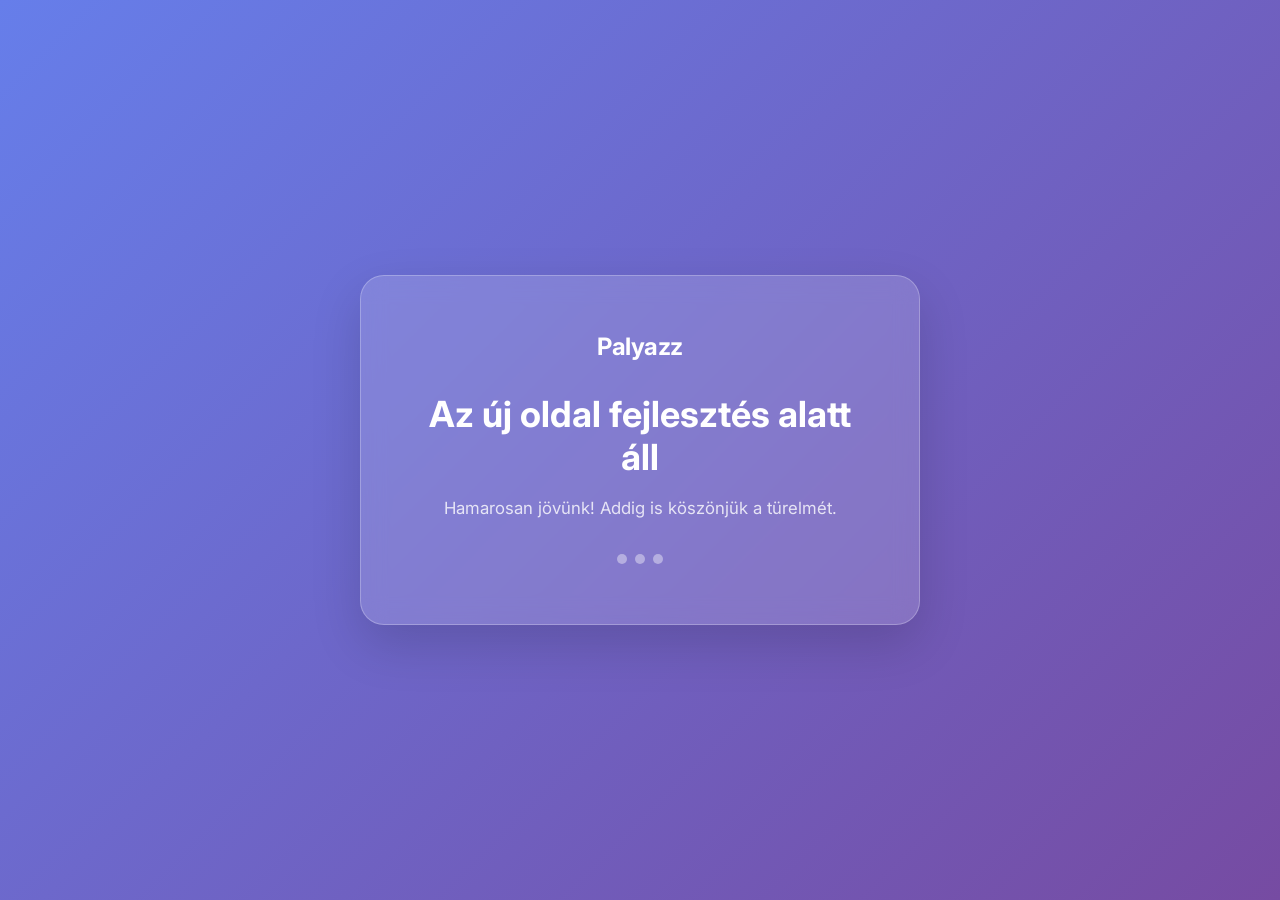
<file: index.html>
<!DOCTYPE html>
<html lang="hu">
<head>
    <meta charset="UTF-8">
    <meta name="viewport" content="width=device-width, initial-scale=1.0">
    <meta name="description" content="Palyazz – pályázat menedzsment. Az új oldal fejlesztés alatt áll, hamarosan jövünk.">
    <title>Palyazz | Hamarosan</title>
    <link rel="preconnect" href="https://fonts.googleapis.com">
    <link rel="preconnect" href="https://fonts.gstatic.com" crossorigin>
    <link href="https://fonts.googleapis.com/css2?family=Inter:wght@400;600;700&display=swap" rel="stylesheet">
    <style>
        :root {
            --bg-start: #667eea;
            --bg-end: #764ba2;
            --accent: #06b6d4;
            --text: #ffffff;
            --text-soft: rgba(255, 255, 255, 0.8);
        }
        *, *::before, *::after { box-sizing: border-box; margin: 0; padding: 0; }
        html, body { height: 100%; }
        body {
            font-family: 'Inter', -apple-system, BlinkMacSystemFont, 'Segoe UI', Roboto, sans-serif;
            color: var(--text);
            background: linear-gradient(135deg, var(--bg-start) 0%, var(--bg-end) 100%);
            background-color: var(--bg-end);
            display: flex;
            align-items: center;
            justify-content: center;
            padding: 16px;
            min-height: 100vh;
        }
        .card {
            width: 100%;
            max-width: 560px;
            text-align: center;
            padding: clamp(2rem, 6vw, 3.5rem) clamp(1.5rem, 5vw, 3rem);
            border-radius: 24px;
            background: rgba(255, 255, 255, 0.15);
            -webkit-backdrop-filter: blur(12px);
            backdrop-filter: blur(12px);
            border: 1px solid rgba(255, 255, 255, 0.25);
            box-shadow: 0 20px 50px rgba(0, 0, 0, 0.15);
        }
        .logo {
            font-size: 1.5rem;
            font-weight: 700;
            letter-spacing: -0.02em;
            margin-bottom: 2rem;
        }
        h1 {
            font-size: clamp(1.6rem, 5vw, 2.25rem);
            font-weight: 700;
            line-height: 1.2;
            margin-bottom: 1rem;
        }
        p {
            color: var(--text-soft);
            font-size: 1.05rem;
            line-height: 1.6;
        }
        .dots { display: inline-flex; gap: 8px; margin-top: 2rem; }
        .dots span {
            width: 10px; height: 10px; border-radius: 50%;
            background: var(--text);
            opacity: 0.4;
            animation: pulse 1.4s ease-in-out infinite;
        }
        .dots span:nth-child(2) { animation-delay: 0.2s; }
        .dots span:nth-child(3) { animation-delay: 0.4s; }
        @keyframes pulse {
            0%, 100% { opacity: 0.3; transform: scale(0.9); }
            50% { opacity: 1; transform: scale(1.1); background: var(--accent); }
        }
        @media (prefers-reduced-motion: reduce) {
            .dots span { animation: none; opacity: 0.7; }
        }
    </style>
</head>
<body>
    <main class="card">
        <div class="logo">Palyazz</div>
        <h1>Az új oldal fejlesztés alatt áll</h1>
        <p>Hamarosan jövünk! Addig is köszönjük a türelmét.</p>
        <div class="dots" aria-hidden="true"><span></span><span></span><span></span></div>
    </main>
</body>
</html>
</file>
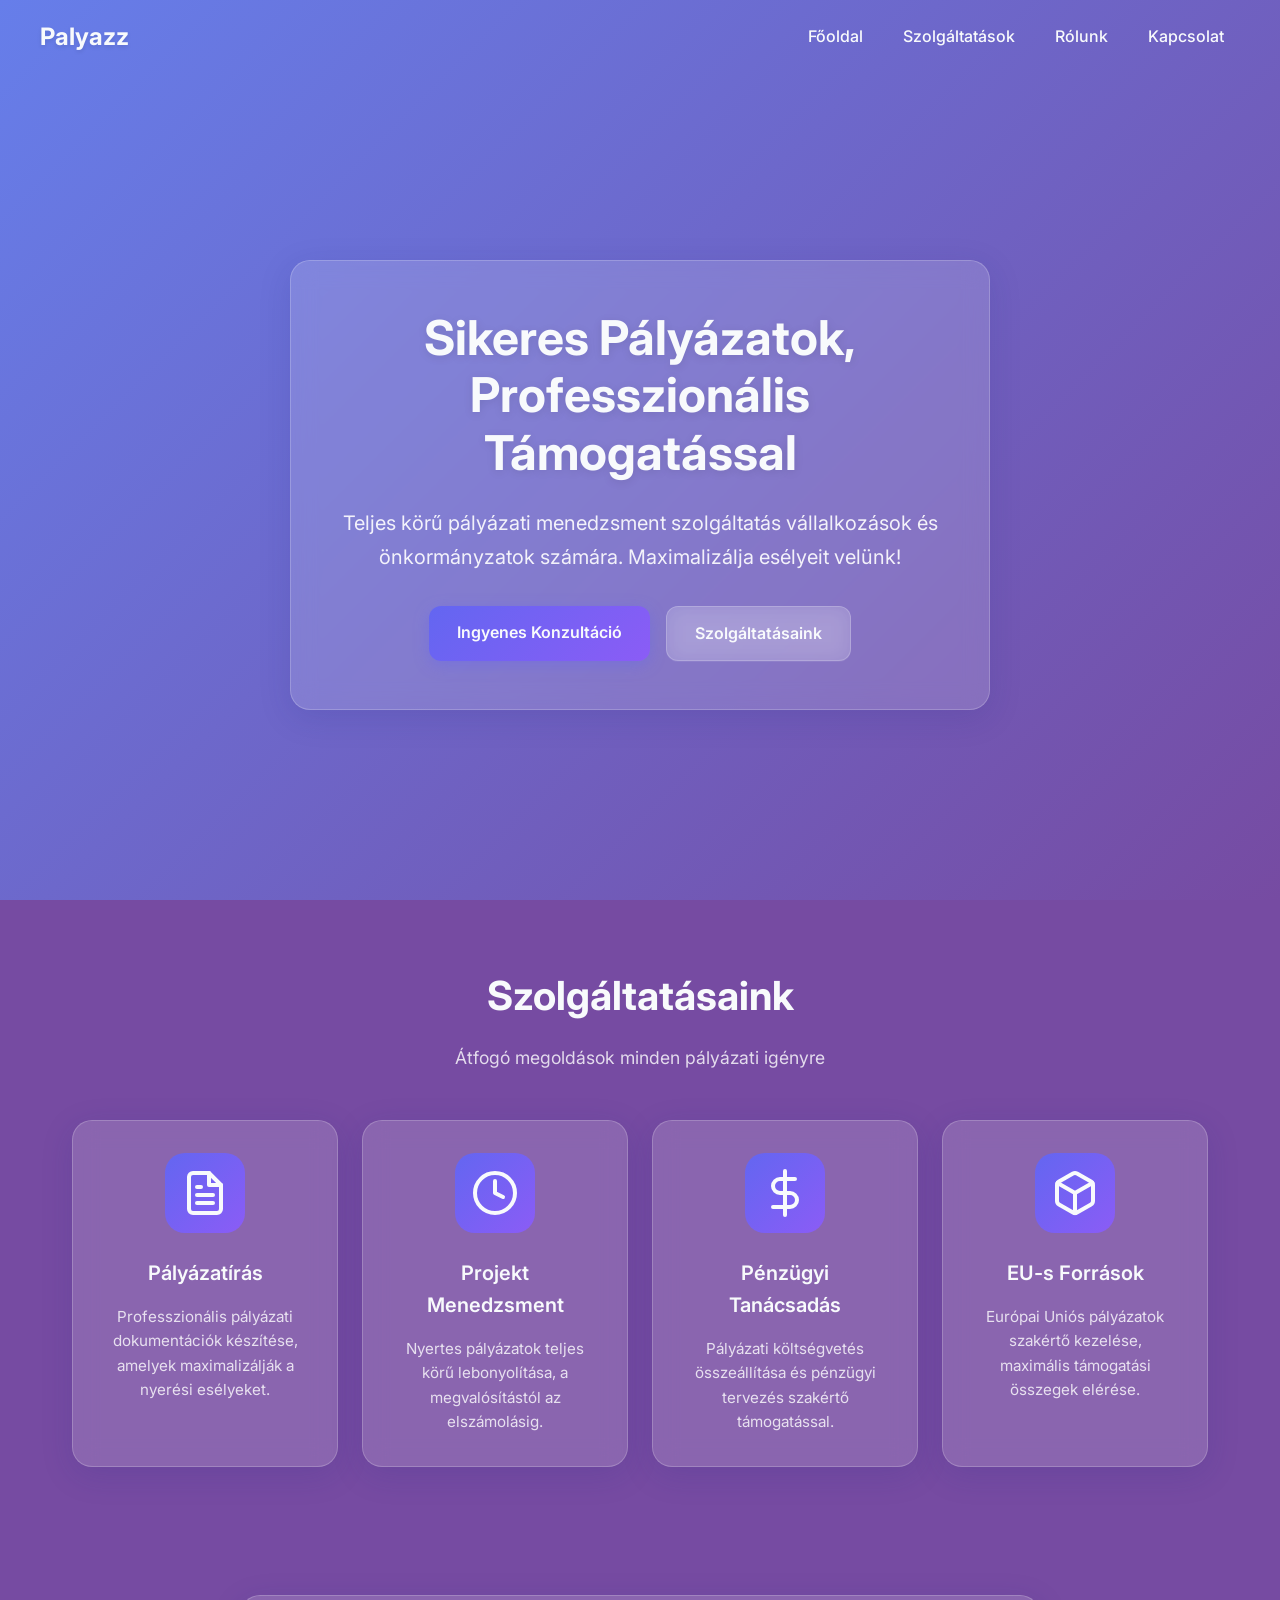
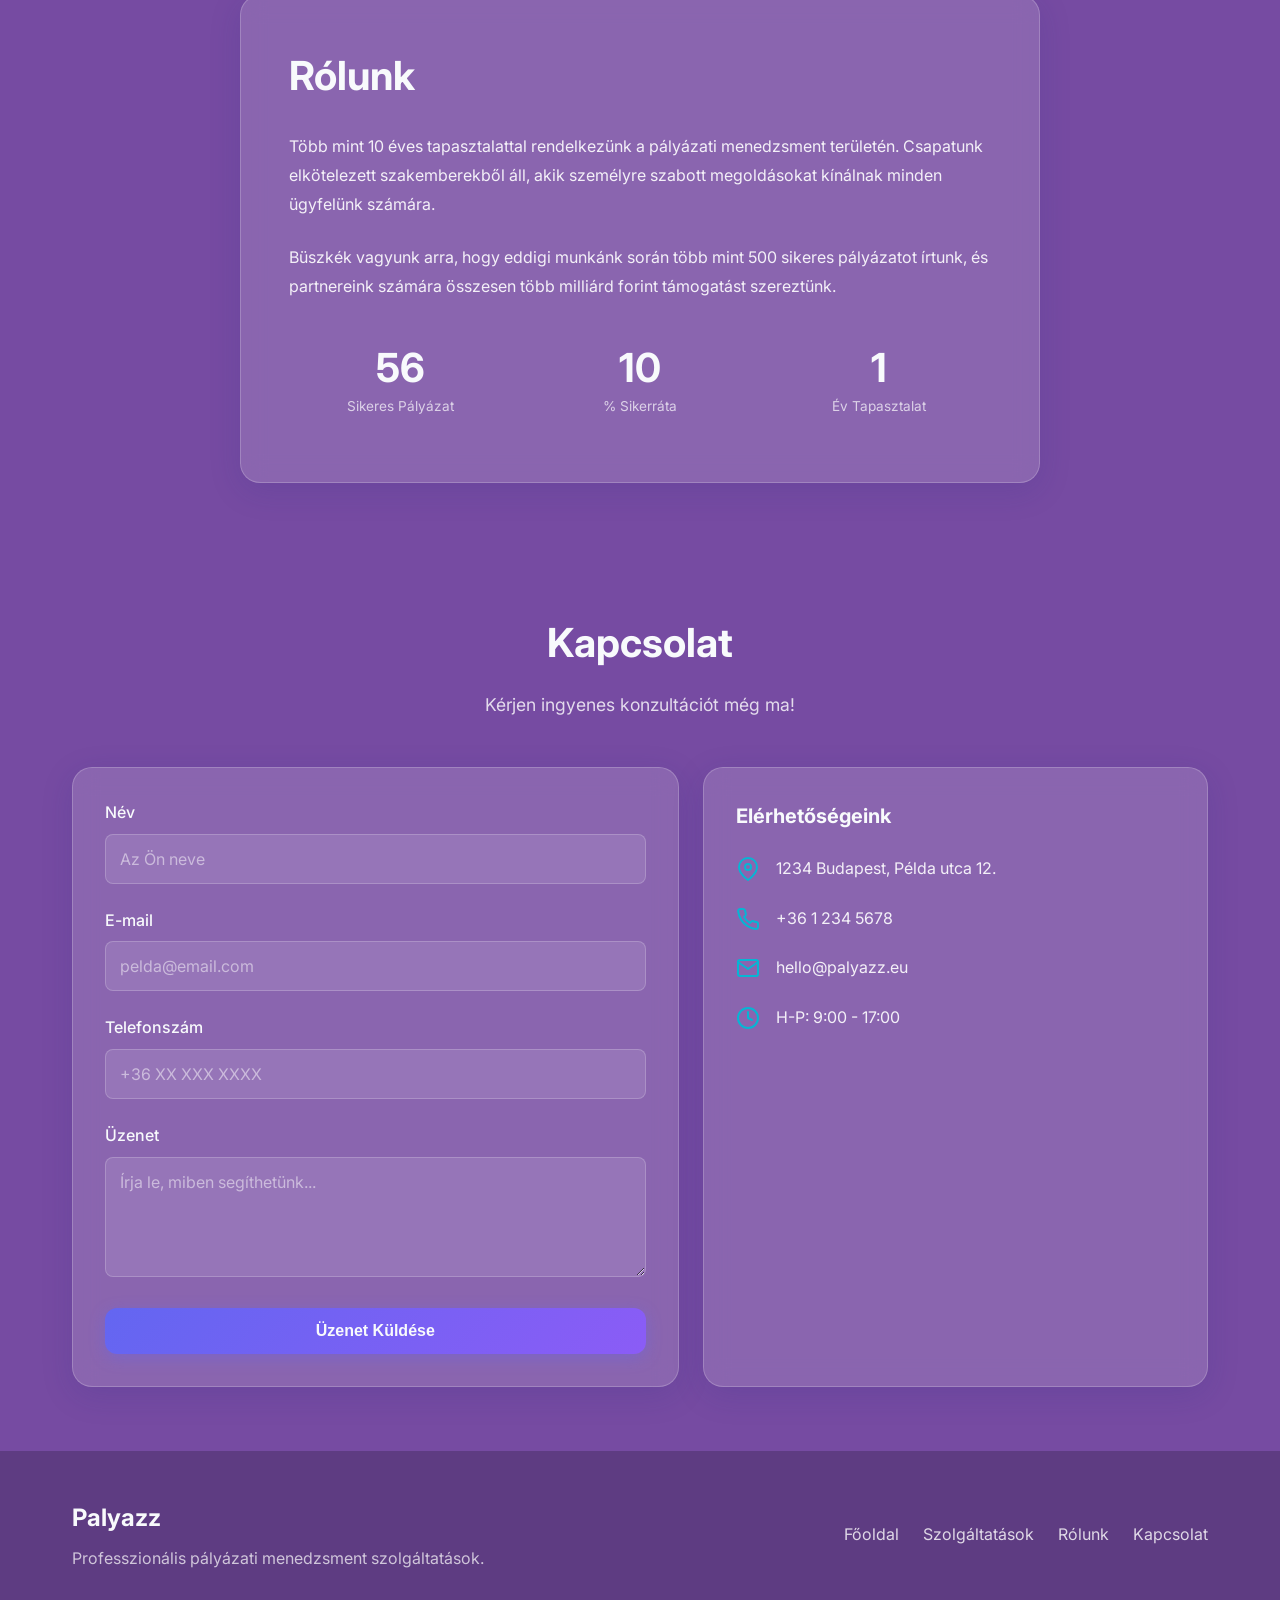
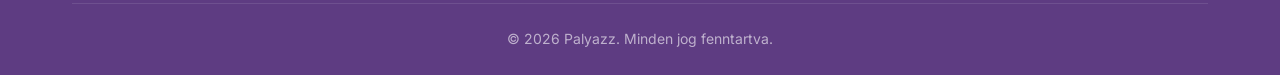
<file: elonezet/index.html>
<!DOCTYPE html>
<html lang="hu">
<head>
    <meta charset="UTF-8">
    <meta name="viewport" content="width=device-width, initial-scale=1.0">
    <meta name="robots" content="noindex, nofollow">
    <meta name="description" content="Pályázat menedzsment szolgáltatások - Professzionális támogatás pályázati sikereihez">
    <title>Palyazz | Sikeres Pályázatok</title>
    <link rel="stylesheet" href="../css/styles.css">
    <link rel="preconnect" href="https://fonts.googleapis.com">
    <link rel="preconnect" href="https://fonts.gstatic.com" crossorigin>
    <link href="https://fonts.googleapis.com/css2?family=Inter:wght@300;400;500;600;700&display=swap" rel="stylesheet">
</head>
<body>
    <!-- Navigation -->
    <nav class="navbar">
        <div class="nav-container">
            <a href="#" class="nav-logo">Palyazz</a>
            <button class="nav-toggle" aria-label="Toggle navigation">
                <span class="hamburger"></span>
            </button>
            <ul class="nav-menu">
                <li><a href="#hero" class="nav-link">Főoldal</a></li>
                <li><a href="#services" class="nav-link">Szolgáltatások</a></li>
                <li><a href="#about" class="nav-link">Rólunk</a></li>
                <li><a href="#contact" class="nav-link">Kapcsolat</a></li>
            </ul>
        </div>
    </nav>
    <div class="nav-backdrop"></div>

    <!-- Hero Section -->
    <section id="hero" class="hero">
        <div class="hero-background"></div>
        <div class="container">
            <div class="hero-content glass-card">
                <h1 class="hero-title">Sikeres Pályázatok, Professzionális Támogatással</h1>
                <p class="hero-subtitle">Teljes körű pályázati menedzsment szolgáltatás vállalkozások és önkormányzatok számára. Maximalizálja esélyeit velünk!</p>
                <div class="hero-buttons">
                    <a href="#contact" class="btn btn-primary">Ingyenes Konzultáció</a>
                    <a href="#services" class="btn btn-secondary">Szolgáltatásaink</a>
                </div>
            </div>
        </div>
    </section>

    <!-- Services Section -->
    <section id="services" class="services">
        <div class="container">
            <h2 class="section-title">Szolgáltatásaink</h2>
            <p class="section-subtitle">Átfogó megoldások minden pályázati igényre</p>
            
            <div class="services-grid">
                <div class="service-card glass-card">
                    <div class="service-icon">
                        <svg xmlns="http://www.w3.org/2000/svg" width="48" height="48" viewBox="0 0 24 24" fill="none" stroke="currentColor" stroke-width="2" stroke-linecap="round" stroke-linejoin="round">
                            <path d="M14 2H6a2 2 0 0 0-2 2v16a2 2 0 0 0 2 2h12a2 2 0 0 0 2-2V8z"></path>
                            <polyline points="14 2 14 8 20 8"></polyline>
                            <line x1="16" y1="13" x2="8" y2="13"></line>
                            <line x1="16" y1="17" x2="8" y2="17"></line>
                            <polyline points="10 9 9 9 8 9"></polyline>
                        </svg>
                    </div>
                    <h3 class="service-title">Pályázatírás</h3>
                    <p class="service-description">Professzionális pályázati dokumentációk készítése, amelyek maximalizálják a nyerési esélyeket.</p>
                </div>

                <div class="service-card glass-card">
                    <div class="service-icon">
                        <svg xmlns="http://www.w3.org/2000/svg" width="48" height="48" viewBox="0 0 24 24" fill="none" stroke="currentColor" stroke-width="2" stroke-linecap="round" stroke-linejoin="round">
                            <circle cx="12" cy="12" r="10"></circle>
                            <polyline points="12 6 12 12 16 14"></polyline>
                        </svg>
                    </div>
                    <h3 class="service-title">Projekt Menedzsment</h3>
                    <p class="service-description">Nyertes pályázatok teljes körű lebonyolítása, a megvalósítástól az elszámolásig.</p>
                </div>

                <div class="service-card glass-card">
                    <div class="service-icon">
                        <svg xmlns="http://www.w3.org/2000/svg" width="48" height="48" viewBox="0 0 24 24" fill="none" stroke="currentColor" stroke-width="2" stroke-linecap="round" stroke-linejoin="round">
                            <line x1="12" y1="1" x2="12" y2="23"></line>
                            <path d="M17 5H9.5a3.5 3.5 0 0 0 0 7h5a3.5 3.5 0 0 1 0 7H6"></path>
                        </svg>
                    </div>
                    <h3 class="service-title">Pénzügyi Tanácsadás</h3>
                    <p class="service-description">Pályázati költségvetés összeállítása és pénzügyi tervezés szakértő támogatással.</p>
                </div>

                <div class="service-card glass-card">
                    <div class="service-icon">
                        <svg xmlns="http://www.w3.org/2000/svg" width="48" height="48" viewBox="0 0 24 24" fill="none" stroke="currentColor" stroke-width="2" stroke-linecap="round" stroke-linejoin="round">
                            <path d="M21 16V8a2 2 0 0 0-1-1.73l-7-4a2 2 0 0 0-2 0l-7 4A2 2 0 0 0 3 8v8a2 2 0 0 0 1 1.73l7 4a2 2 0 0 0 2 0l7-4A2 2 0 0 0 21 16z"></path>
                            <polyline points="3.27 6.96 12 12.01 20.73 6.96"></polyline>
                            <line x1="12" y1="22.08" x2="12" y2="12"></line>
                        </svg>
                    </div>
                    <h3 class="service-title">EU-s Források</h3>
                    <p class="service-description">Európai Uniós pályázatok szakértő kezelése, maximális támogatási összegek elérése.</p>
                </div>
            </div>
        </div>
    </section>

    <!-- About Section -->
    <section id="about" class="about">
        <div class="container">
            <div class="about-content">
                <div class="about-text glass-card">
                    <h2 class="section-title">Rólunk</h2>
                    <p>Több mint 10 éves tapasztalattal rendelkezünk a pályázati menedzsment területén. Csapatunk elkötelezett szakemberekből áll, akik személyre szabott megoldásokat kínálnak minden ügyfelünk számára.</p>
                    <p>Büszkék vagyunk arra, hogy eddigi munkánk során több mint 500 sikeres pályázatot írtunk, és partnereink számára összesen több milliárd forint támogatást szereztünk.</p>
                    <div class="stats">
                        <div class="stat-item">
                            <span class="stat-number" data-target="500">0</span>
                            <span class="stat-label">Sikeres Pályázat</span>
                        </div>
                        <div class="stat-item">
                            <span class="stat-number" data-target="98">0</span>
                            <span class="stat-label">% Sikerráta</span>
                        </div>
                        <div class="stat-item">
                            <span class="stat-number" data-target="10">0</span>
                            <span class="stat-label">Év Tapasztalat</span>
                        </div>
                    </div>
                </div>
            </div>
        </div>
    </section>

    <!-- Contact Section -->
    <section id="contact" class="contact">
        <div class="container">
            <h2 class="section-title">Kapcsolat</h2>
            <p class="section-subtitle">Kérjen ingyenes konzultációt még ma!</p>
            
            <div class="contact-wrapper">
                <div class="contact-form-container glass-card">
                    <form id="contact-form" class="contact-form">
                        <div class="form-group">
                            <label for="name">Név</label>
                            <input type="text" id="name" name="name" required placeholder="Az Ön neve">
                        </div>
                        <div class="form-group">
                            <label for="email">E-mail</label>
                            <input type="email" id="email" name="email" required placeholder="pelda@email.com">
                        </div>
                        <div class="form-group">
                            <label for="phone">Telefonszám</label>
                            <input type="tel" id="phone" name="phone" placeholder="+36 XX XXX XXXX">
                        </div>
                        <div class="form-group">
                            <label for="message">Üzenet</label>
                            <textarea id="message" name="message" rows="4" required placeholder="Írja le, miben segíthetünk..."></textarea>
                        </div>
                        <button type="submit" class="btn btn-primary btn-full">Üzenet Küldése</button>
                    </form>
                </div>
                
                <div class="contact-info glass-card">
                    <h3>Elérhetőségeink</h3>
                    <div class="contact-item">
                        <svg xmlns="http://www.w3.org/2000/svg" width="24" height="24" viewBox="0 0 24 24" fill="none" stroke="currentColor" stroke-width="2" stroke-linecap="round" stroke-linejoin="round">
                            <path d="M21 10c0 7-9 13-9 13s-9-6-9-13a9 9 0 0 1 18 0z"></path>
                            <circle cx="12" cy="10" r="3"></circle>
                        </svg>
                        <span>1234 Budapest, Példa utca 12.</span>
                    </div>
                    <div class="contact-item">
                        <svg xmlns="http://www.w3.org/2000/svg" width="24" height="24" viewBox="0 0 24 24" fill="none" stroke="currentColor" stroke-width="2" stroke-linecap="round" stroke-linejoin="round">
                            <path d="M22 16.92v3a2 2 0 0 1-2.18 2 19.79 19.79 0 0 1-8.63-3.07 19.5 19.5 0 0 1-6-6 19.79 19.79 0 0 1-3.07-8.67A2 2 0 0 1 4.11 2h3a2 2 0 0 1 2 1.72 12.84 12.84 0 0 0 .7 2.81 2 2 0 0 1-.45 2.11L8.09 9.91a16 16 0 0 0 6 6l1.27-1.27a2 2 0 0 1 2.11-.45 12.84 12.84 0 0 0 2.81.7A2 2 0 0 1 22 16.92z"></path>
                        </svg>
                        <span>+36 1 234 5678</span>
                    </div>
                    <div class="contact-item">
                        <svg xmlns="http://www.w3.org/2000/svg" width="24" height="24" viewBox="0 0 24 24" fill="none" stroke="currentColor" stroke-width="2" stroke-linecap="round" stroke-linejoin="round">
                            <path d="M4 4h16c1.1 0 2 .9 2 2v12c0 1.1-.9 2-2 2H4c-1.1 0-2-.9-2-2V6c0-1.1.9-2 2-2z"></path>
                            <polyline points="22,6 12,13 2,6"></polyline>
                        </svg>
                        <span>hello@palyazz.eu</span>
                    </div>
                    <div class="contact-item">
                        <svg xmlns="http://www.w3.org/2000/svg" width="24" height="24" viewBox="0 0 24 24" fill="none" stroke="currentColor" stroke-width="2" stroke-linecap="round" stroke-linejoin="round">
                            <circle cx="12" cy="12" r="10"></circle>
                            <polyline points="12 6 12 12 16 14"></polyline>
                        </svg>
                        <span>H-P: 9:00 - 17:00</span>
                    </div>
                </div>
            </div>
        </div>
    </section>

    <!-- Footer -->
    <footer class="footer">
        <div class="container">
            <div class="footer-content">
                <div class="footer-brand">
                    <a href="#" class="footer-logo">Palyazz</a>
                    <p>Professzionális pályázati menedzsment szolgáltatások.</p>
                </div>
                <div class="footer-links">
                    <a href="#hero">Főoldal</a>
                    <a href="#services">Szolgáltatások</a>
                    <a href="#about">Rólunk</a>
                    <a href="#contact">Kapcsolat</a>
                </div>
            </div>
            <div class="footer-bottom">
                <p>&copy; 2026 Palyazz. Minden jog fenntartva.</p>
            </div>
        </div>
    </footer>

    <script src="../js/main.js"></script>
</body>
</html>
</file>
<file: css/styles.css>
/* =============================================
   CSS Variables & Reset
   ============================================= */
:root {
    /* Colors */
    --primary-color: #6366f1;
    --primary-dark: #4f46e5;
    --secondary-color: #8b5cf6;
    --accent-color: #06b6d4;
    --text-primary: #1e293b;
    --text-secondary: #64748b;
    --text-light: #f8fafc;
    --background-start: #667eea;
    --background-end: #764ba2;
    
    /* Glass Effect */
    --glass-bg: rgba(255, 255, 255, 0.15);
    --glass-border: rgba(255, 255, 255, 0.2);
    --glass-shadow: 0 8px 32px rgba(31, 38, 135, 0.15);
    --glass-blur: 12px;
    
    /* Spacing */
    --spacing-xs: 0.5rem;
    --spacing-sm: 1rem;
    --spacing-md: 1.5rem;
    --spacing-lg: 2rem;
    --spacing-xl: 3rem;
    --spacing-2xl: 4rem;
    
    /* Border Radius */
    --radius-sm: 8px;
    --radius-md: 12px;
    --radius-lg: 20px;
    --radius-xl: 24px;
    
    /* Transitions */
    --transition-fast: 0.2s ease;
    --transition-normal: 0.3s ease;
    --transition-slow: 0.5s ease;
    
    /* Typography */
    --font-family: 'Inter', -apple-system, BlinkMacSystemFont, 'Segoe UI', Roboto, sans-serif;
}

/* Reset */
*,
*::before,
*::after {
    box-sizing: border-box;
    margin: 0;
    padding: 0;
}

html {
    scroll-behavior: smooth;
    font-size: 16px;
    background: var(--background-end);
    overscroll-behavior: none;
}

body {
    font-family: var(--font-family);
    line-height: 1.6;
    color: var(--text-primary);
    background: linear-gradient(135deg, var(--background-start) 0%, var(--background-end) 100%);
    background-attachment: fixed;
    min-height: 100vh;
    overscroll-behavior: none;
}

img {
    max-width: 100%;
    height: auto;
    display: block;
}

a {
    text-decoration: none;
    color: inherit;
}

ul {
    list-style: none;
}

/* =============================================
   Utility Classes
   ============================================= */
.container {
    width: 100%;
    max-width: 1200px;
    margin: 0 auto;
    padding: 0 var(--spacing-sm);
}

.glass-card {
    background: var(--glass-bg);
    backdrop-filter: blur(var(--glass-blur));
    -webkit-backdrop-filter: blur(var(--glass-blur));
    border-radius: var(--radius-lg);
    border: 1px solid var(--glass-border);
    box-shadow: var(--glass-shadow);
}

/* Fallback for browsers without backdrop-filter support */
@supports not (backdrop-filter: blur(12px)) {
    .glass-card {
        background: rgba(255, 255, 255, 0.85);
    }
}

.section-title {
    font-size: clamp(1.75rem, 4vw, 2.5rem);
    font-weight: 700;
    color: var(--text-light);
    text-align: center;
    margin-bottom: var(--spacing-sm);
}

.section-subtitle {
    font-size: 1.1rem;
    color: rgba(255, 255, 255, 0.8);
    text-align: center;
    margin-bottom: var(--spacing-xl);
}

/* =============================================
   Buttons
   ============================================= */
.btn {
    display: inline-block;
    padding: 0.875rem 1.75rem;
    font-size: 1rem;
    font-weight: 600;
    border-radius: var(--radius-md);
    border: none;
    cursor: pointer;
    transition: all var(--transition-normal);
    text-align: center;
}

.btn-primary {
    background: linear-gradient(135deg, var(--primary-color), var(--secondary-color));
    color: var(--text-light);
    box-shadow: 0 4px 15px rgba(99, 102, 241, 0.4);
}

.btn-primary:hover {
    transform: translateY(-2px);
    box-shadow: 0 6px 20px rgba(99, 102, 241, 0.5);
}

.btn-secondary {
    background: var(--glass-bg);
    backdrop-filter: blur(10px);
    -webkit-backdrop-filter: blur(10px);
    color: var(--text-light);
    border: 1px solid var(--glass-border);
}

.btn-secondary:hover {
    background: rgba(255, 255, 255, 0.25);
    transform: translateY(-2px);
}

.btn-full {
    width: 100%;
}

/* =============================================
   Navigation
   ============================================= */
.navbar {
    position: fixed;
    top: 0;
    left: 0;
    right: 0;
    z-index: 1000;
    padding: var(--spacing-sm);
    transition: all var(--transition-normal);
}

.navbar.scrolled {
    background: rgba(255, 255, 255, 0.1);
    backdrop-filter: blur(20px);
    -webkit-backdrop-filter: blur(20px);
    box-shadow: 0 4px 30px rgba(0, 0, 0, 0.1);
}

.nav-container {
    display: flex;
    justify-content: space-between;
    align-items: center;
    max-width: 1200px;
    margin: 0 auto;
}

.nav-logo {
    font-size: 1.5rem;
    font-weight: 700;
    color: var(--text-light);
    text-shadow: 0 2px 4px rgba(0, 0, 0, 0.1);
}

.nav-toggle {
    display: block;
    background: none;
    border: none;
    cursor: pointer;
    padding: var(--spacing-xs);
    width: 40px;
    height: 40px;
    display: flex;
    align-items: center;
    justify-content: center;
    margin-left: auto;
    z-index: 1002;
}

.nav-toggle.active {
    z-index: 1002;
}

.hamburger {
    width: 24px;
    height: 18px;
    position: relative;
    display: inline-block;
}

.hamburger::before,
.hamburger::after,
.hamburger {
    content: '';
    position: absolute;
    width: 24px;
    height: 2px;
    background: var(--text-light);
    border-radius: 2px;
    transition: all var(--transition-fast);
    left: 0;
}

.hamburger::before {
    top: 0;
    content: '';
}

.hamburger::after {
    bottom: 0;
    content: '';
}

.hamburger {
    top: 50%;
    transform: translateY(-50%);
}

.nav-toggle.active .hamburger {
    opacity: 0;
    transform: translateY(-50%) rotate(90deg);
}

.nav-toggle.active .hamburger::before {
    top: 50%;
    transform: rotate(45deg) translateY(-50%);
}

.nav-toggle.active .hamburger::after {
    bottom: 50%;
    transform: rotate(-45deg) translateY(50%);
}

.nav-toggle.active .hamburger {
    background: transparent;
}

.nav-toggle.active .hamburger::before {
    top: 0;
    transform: rotate(45deg);
}

.nav-toggle.active .hamburger::after {
    top: 0;
    transform: rotate(-45deg);
}

.nav-menu {
    position: fixed;
    top: 70px;
    left: var(--spacing-sm);
    right: var(--spacing-sm);
    background: rgba(255, 255, 255, 0.15);
    backdrop-filter: blur(20px);
    -webkit-backdrop-filter: blur(20px);
    border-radius: var(--radius-lg);
    padding: var(--spacing-md);
    transform: translateY(-150%);
    opacity: 0;
    transition: all var(--transition-normal);
    border: 1px solid var(--glass-border);
    z-index: 1000;
}

.nav-menu.active {
    transform: translateY(0);
    opacity: 1;
}

.nav-backdrop {
    position: fixed;
    top: 0;
    left: 0;
    right: 0;
    bottom: 0;
    background: rgba(0, 0, 0, 0.4);
    backdrop-filter: blur(12px);
    -webkit-backdrop-filter: blur(12px);
    opacity: 0;
    transition: opacity var(--transition-normal);
    pointer-events: none;
    z-index: 999;
}

.nav-backdrop.active {
    opacity: 1;
    pointer-events: auto;
}

.nav-link {
    display: block;
    padding: var(--spacing-sm);
    color: var(--text-light);
    font-weight: 500;
    text-align: center;
    border-radius: var(--radius-sm);
    transition: var(--transition-fast);
}

.nav-link:hover {
    background: rgba(255, 255, 255, 0.1);
}

/* =============================================
   Hero Section
   ============================================= */
.hero {
    min-height: 100vh;
    display: flex;
    align-items: center;
    padding: calc(70px + var(--spacing-lg)) var(--spacing-sm) var(--spacing-lg);
    position: relative;
    overflow: hidden;
}

.hero-background {
    position: absolute;
    inset: 0;
    background: 
        radial-gradient(circle at 20% 80%, rgba(120, 119, 198, 0.3) 0%, transparent 50%),
        radial-gradient(circle at 80% 20%, rgba(131, 58, 180, 0.3) 0%, transparent 50%);
    z-index: -1;
}

.hero-content {
    padding: var(--spacing-lg);
    text-align: center;
    max-width: 600px;
    margin: 0 auto;
}

.hero-title {
    font-size: clamp(1.75rem, 5vw, 3rem);
    font-weight: 700;
    color: var(--text-light);
    line-height: 1.2;
    margin-bottom: var(--spacing-md);
    text-shadow: 0 2px 10px rgba(0, 0, 0, 0.1);
}

.hero-subtitle {
    font-size: clamp(1rem, 2.5vw, 1.25rem);
    color: rgba(255, 255, 255, 0.9);
    margin-bottom: var(--spacing-lg);
    line-height: 1.7;
}

.hero-buttons {
    display: flex;
    flex-direction: column;
    gap: var(--spacing-sm);
}

/* =============================================
   Services Section
   ============================================= */
.services {
    padding: var(--spacing-2xl) var(--spacing-sm);
}

.services-grid {
    display: grid;
    grid-template-columns: 1fr;
    gap: var(--spacing-md);
}

.service-card {
    padding: var(--spacing-lg);
    text-align: center;
    transition: transform var(--transition-normal);
}

.service-card:hover {
    transform: translateY(-5px);
}

.service-icon {
    width: 80px;
    height: 80px;
    margin: 0 auto var(--spacing-md);
    display: flex;
    align-items: center;
    justify-content: center;
    background: linear-gradient(135deg, var(--primary-color), var(--secondary-color));
    border-radius: var(--radius-lg);
    color: var(--text-light);
}

.service-title {
    font-size: 1.25rem;
    font-weight: 600;
    color: var(--text-light);
    margin-bottom: var(--spacing-sm);
}

.service-description {
    color: rgba(255, 255, 255, 0.8);
    font-size: 0.95rem;
}

/* =============================================
   About Section
   ============================================= */
.about {
    padding: var(--spacing-2xl) var(--spacing-sm);
}

.about-text {
    padding: var(--spacing-lg);
}

.about-text p {
    color: rgba(255, 255, 255, 0.9);
    margin-bottom: var(--spacing-md);
    line-height: 1.8;
}

.about-text .section-title {
    text-align: left;
    margin-bottom: var(--spacing-md);
}

.stats {
    display: grid;
    grid-template-columns: repeat(3, 1fr);
    gap: var(--spacing-sm);
    margin-top: var(--spacing-lg);
    text-align: center;
}

.stat-item {
    padding: var(--spacing-sm);
}

.stat-number {
    display: block;
    font-size: clamp(1.75rem, 4vw, 2.5rem);
    font-weight: 700;
    color: var(--text-light);
    line-height: 1;
}

.stat-label {
    display: block;
    font-size: 0.85rem;
    color: rgba(255, 255, 255, 0.7);
    margin-top: var(--spacing-xs);
}

/* =============================================
   Contact Section
   ============================================= */
.contact {
    padding: var(--spacing-2xl) var(--spacing-sm);
}

.contact-wrapper {
    display: grid;
    grid-template-columns: 1fr;
    gap: var(--spacing-md);
}

.contact-form-container {
    padding: var(--spacing-lg);
}

.form-group {
    margin-bottom: var(--spacing-md);
}

.form-group label {
    display: block;
    color: var(--text-light);
    font-weight: 500;
    margin-bottom: var(--spacing-xs);
}

.form-group input,
.form-group textarea {
    width: 100%;
    padding: 0.875rem;
    background: rgba(255, 255, 255, 0.1);
    border: 1px solid var(--glass-border);
    border-radius: var(--radius-sm);
    color: var(--text-light);
    font-family: inherit;
    font-size: 1rem;
    transition: all var(--transition-fast);
}

.form-group input::placeholder,
.form-group textarea::placeholder {
    color: rgba(255, 255, 255, 0.5);
}

.form-group input:focus,
.form-group textarea:focus {
    outline: none;
    border-color: var(--primary-color);
    background: rgba(255, 255, 255, 0.15);
}

.form-group textarea {
    resize: vertical;
    min-height: 120px;
}

.contact-info {
    padding: var(--spacing-lg);
}

.contact-info h3 {
    color: var(--text-light);
    font-size: 1.25rem;
    margin-bottom: var(--spacing-md);
}

.contact-item {
    display: flex;
    align-items: center;
    gap: var(--spacing-sm);
    color: rgba(255, 255, 255, 0.9);
    margin-bottom: var(--spacing-md);
}

.contact-item svg {
    flex-shrink: 0;
    color: var(--accent-color);
}

/* =============================================
   Footer
   ============================================= */
.footer {
    background: rgba(0, 0, 0, 0.2);
    padding: var(--spacing-xl) var(--spacing-sm) var(--spacing-md);
}

.footer-content {
    display: flex;
    flex-direction: column;
    gap: var(--spacing-lg);
    margin-bottom: var(--spacing-lg);
}

.footer-logo {
    font-size: 1.5rem;
    font-weight: 700;
    color: var(--text-light);
}

.footer-brand p {
    color: rgba(255, 255, 255, 0.7);
    margin-top: var(--spacing-xs);
}

.footer-links {
    display: flex;
    flex-wrap: wrap;
    gap: var(--spacing-md);
}

.footer-links a {
    color: rgba(255, 255, 255, 0.8);
    transition: color var(--transition-fast);
}

.footer-links a:hover {
    color: var(--text-light);
}

.footer-bottom {
    padding-top: var(--spacing-md);
    border-top: 1px solid rgba(255, 255, 255, 0.1);
    text-align: center;
}

.footer-bottom p {
    color: rgba(255, 255, 255, 0.6);
    font-size: 0.875rem;
}

/* =============================================
   Animations
   ============================================= */
@keyframes fadeInUp {
    from {
        opacity: 0;
        transform: translateY(30px);
    }
    to {
        opacity: 1;
        transform: translateY(0);
    }
}

.hero-content {
    animation: fadeInUp 0.8s ease forwards;
}

.service-card {
    opacity: 0;
    animation: fadeInUp 0.6s ease forwards;
}

.service-card:nth-child(1) { animation-delay: 0.1s; }
.service-card:nth-child(2) { animation-delay: 0.2s; }
.service-card:nth-child(3) { animation-delay: 0.3s; }
.service-card:nth-child(4) { animation-delay: 0.4s; }

/* =============================================
   Media Queries - Tablet and Up
   ============================================= */
@media (min-width: 640px) {
    .hero-buttons {
        flex-direction: row;
        justify-content: center;
    }
    
    .services-grid {
        grid-template-columns: repeat(2, 1fr);
    }
}

@media (min-width: 768px) {
    .nav-toggle {
        display: none;
    }
    
    .nav-menu {
        position: static;
        transform: none;
        opacity: 1;
        background: none;
        backdrop-filter: none;
        border: none;
        padding: 0;
        display: flex;
        gap: var(--spacing-xs);
    }
    
    .nav-link {
        padding: var(--spacing-xs) var(--spacing-sm);
    }
    
    .hero-content {
        padding: var(--spacing-xl);
    }
    
    .contact-wrapper {
        grid-template-columns: 1.2fr 1fr;
    }
}

@media (min-width: 1024px) {
    .container {
        padding: 0 var(--spacing-lg);
    }
    
    .hero-content {
        max-width: 700px;
    }
    
    .services-grid {
        grid-template-columns: repeat(4, 1fr);
    }
    
    .about-text {
        padding: var(--spacing-xl);
        max-width: 800px;
        margin: 0 auto;
    }
    
    .footer-content {
        flex-direction: row;
        justify-content: space-between;
        align-items: center;
    }
}

/* =============================================
   Accessibility
   ============================================= */
@media (prefers-reduced-motion: reduce) {
    *,
    *::before,
    *::after {
        animation-duration: 0.01ms !important;
        animation-iteration-count: 1 !important;
        transition-duration: 0.01ms !important;
    }
    
    html {
        scroll-behavior: auto;
    }
}

/* Focus styles for keyboard navigation */
:focus-visible {
    outline: 2px solid var(--accent-color);
    outline-offset: 2px;
}
</file>
